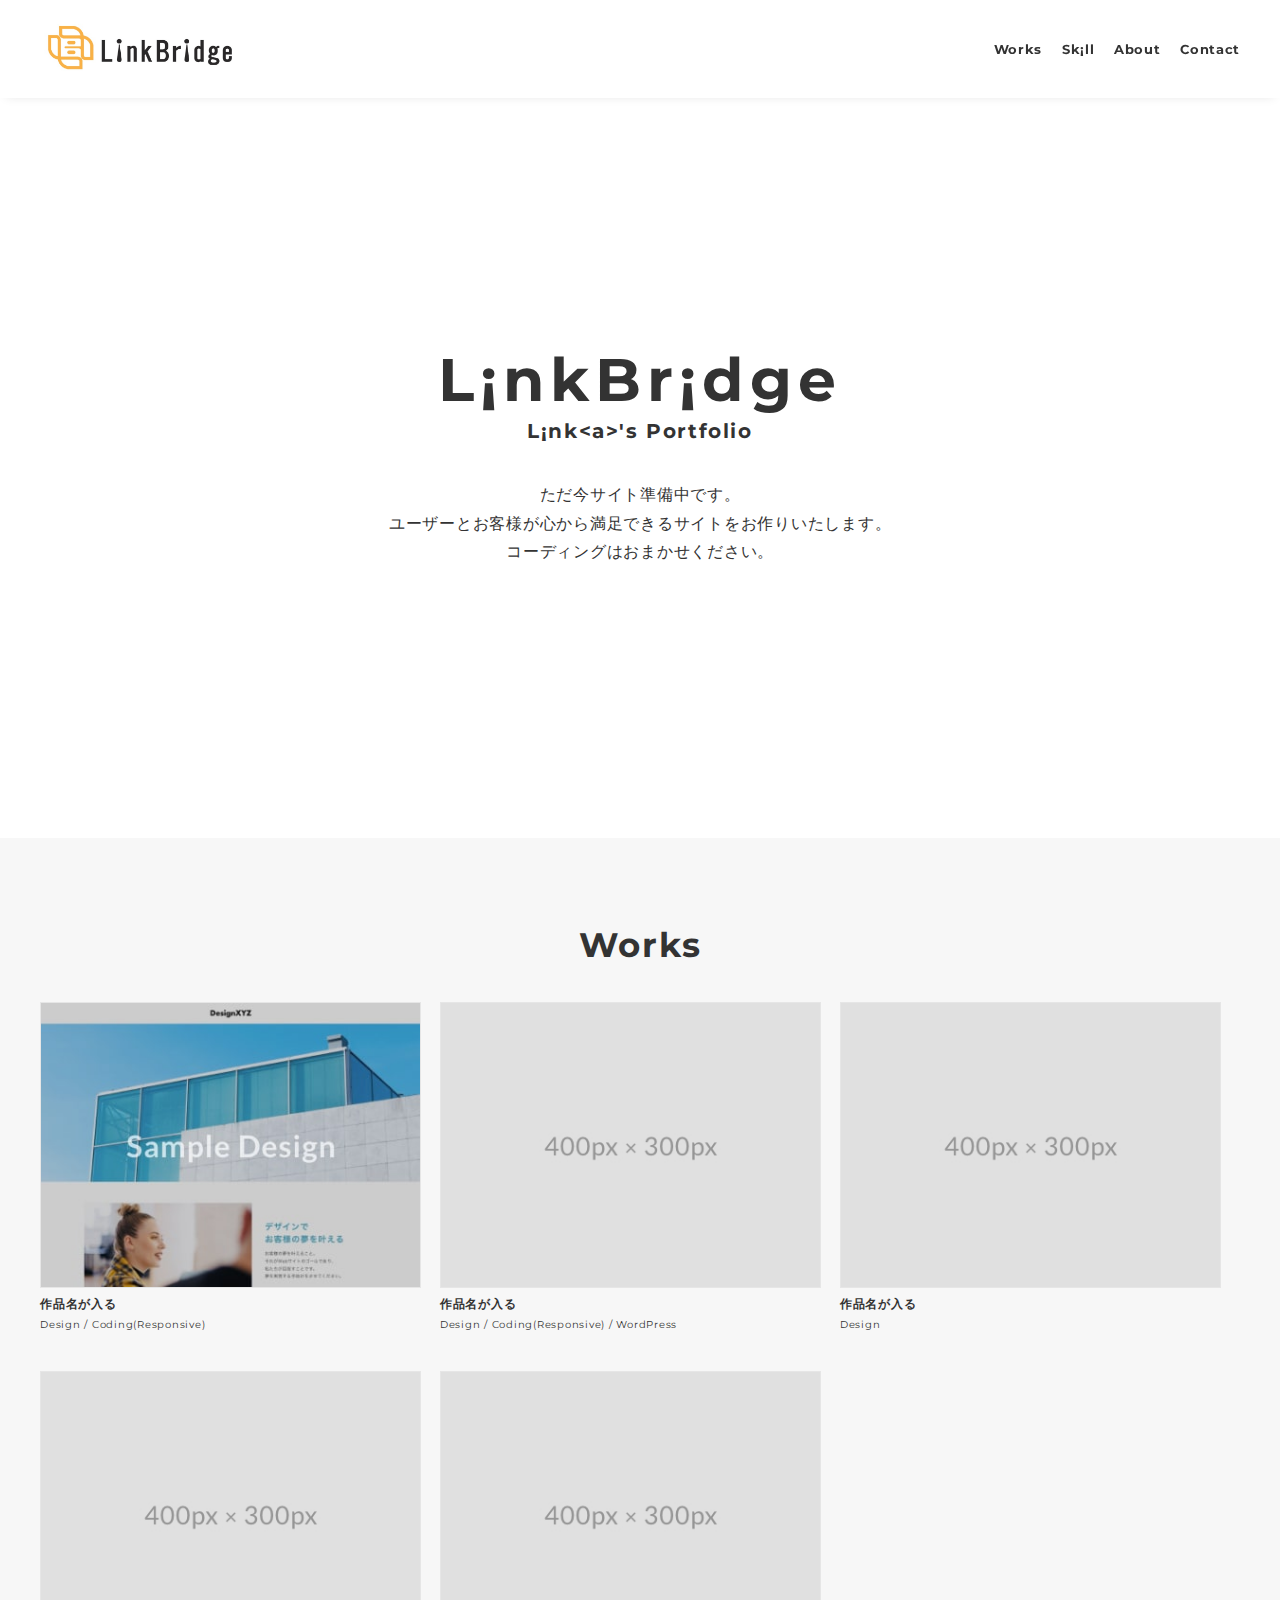
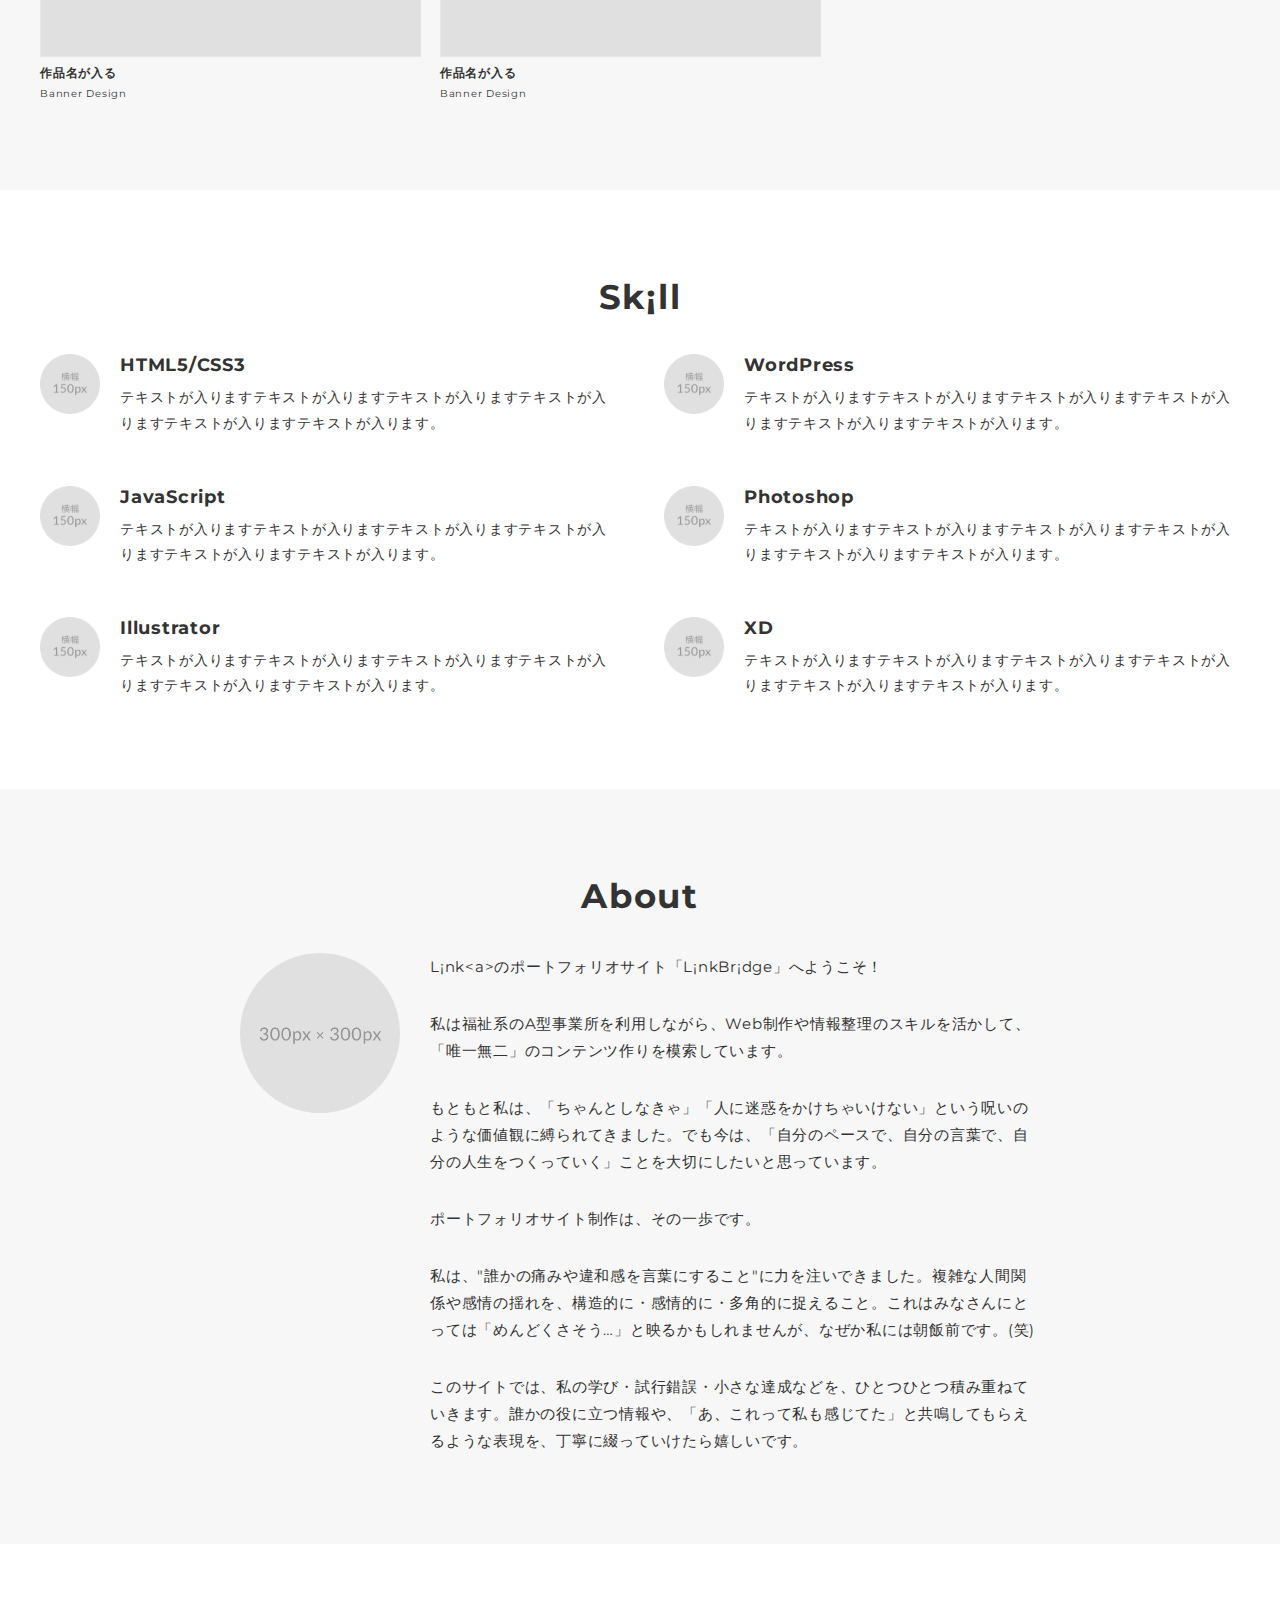
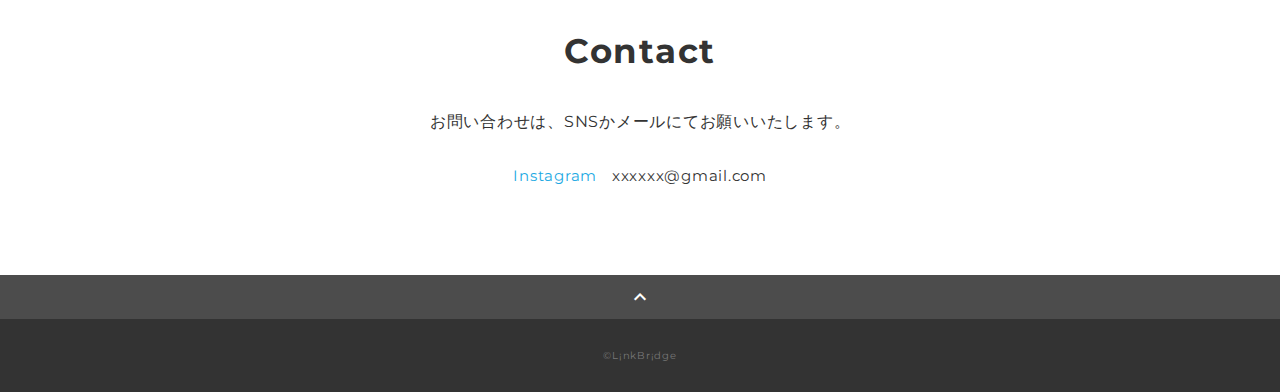
<file: index.html>
<!DOCTYPE html>
<html>
<head>
  <meta charset="utf-8">
  <meta name="viewport" content="width=device-width,initial-scale=1">
  <meta property='og:type' content='website'>
  <meta property='og:title' content='開発中｜L¡nkBr¡dge'>
  <meta property='og:url' content='URLが入る'>
  <meta property='og:description' content='L¡nk&lt;a&gt;のポートフォリオサイトです。'>
  <meta property="og:image" content="img/ogp.png">
  <meta name="description" content="L¡nk&lt;a&gt;のポートフォリオサイトです" />
  <title>開発中｜L¡nkBr¡dge</title>
  <link rel="preconnect" href="https://fonts.gstatic.com">
  <link href="https://fonts.googleapis.com/css2?family=Montserrat:wght@400;700&display=swap" rel="stylesheet">
  <link href="https://fonts.googleapis.com/css?family=Material+Icons+Outlined" rel="stylesheet">
  <link href="css/ress.css" media="all" rel="stylesheet" type="text/css" />
  <link href="css/style.css" media="all" rel="stylesheet" type="text/css" />
  <link rel="shortcut icon" href="img/favicon.ico" />
  <link rel=”canonical” href=”URLが入る” />
</head>

<body>
  <div class="wrapper">

    <!-- header -->
    <header class="header">
      <div class="container">
        <h1 class="header-logo">
          <a href="."><img src="img/linkbridge_logo_name.png" alt="L¡nkBr¡dgeのロゴ"></a>
        </h1>
        <nav class="gnav">
          <ul class="gnav-list">
            <li class="gnav-item"><a href="#works">Works</a></li><!-- .gnav-item におしゃれなホバーアニメーション設定あり！ -->
            <li class="gnav-item"><a href="#skill">Sk¡ll</a></li>
            <li class="gnav-item"><a href="#about">About</a></li>
            <li class="gnav-item"><a href="#contact">Contact</a></li>
          </ul>
        </nav>
      </div>
    </header>
    <!-- /header -->

    <main class="content">

      <!-- mv -->
      <div class="mv">
        <div class="mv-container">
          <p class="mv-title">L¡nkBr¡dge</p>
          <p class="mv-subtitle">L¡nk&lt;a&gt;'s Portfolio</p>
          <p class="mv-text">
            ただ今サイト準備中です。<br>
            ユーザーとお客様が心から満足できる<br class="sp-only">サイトをお作りいたします。<br>
            コーディングは<br class="sp-only">おまかせください。<br>
          </p>
        </div>
      </div>
      <!-- /mv -->

      <!-- works -->
      <section class="works section" id="works">
        <div class="container">
          <h2 class="title">Works</h2>
          <div class="works-list">
            <a class="works-item" href="works-template.html">
              <div class="works-img"><img src="img/works-sample-thumb.jpg" alt="" /></div>
              <p class="works-name">作品名が入る</p>
              <p class="works-info">Design / Coding(Responsive)</p>
            </a>
            <a class="works-item" href="works-template.html">
              <div class="works-img"><img src="img/works-dummy-thumb.jpg" alt="" /></div>
              <p class="works-name">作品名が入る</p>
              <p class="works-info">Design / Coding(Responsive) / WordPress</p>
            </a>
            <a class="works-item" href="works-template.html">
              <div class="works-img"><img src="img/works-dummy-thumb.jpg" alt="" /></div>
              <p class="works-name">作品名が入る</p>
              <p class="works-info">Design</p>
            </a>
            <a class="works-item" href="works-template.html">
              <div class="works-img"><img src="img/works-dummy-thumb.jpg" alt="" /></div>
              <p class="works-name">作品名が入る</p>
              <p class="works-info">Banner Design</p>
            </a>
            <a class="works-item" href="works-template.html">
              <div class="works-img"><img src="img/works-dummy-thumb.jpg" alt="" /></div>
              <p class="works-name">作品名が入る</p>
              <p class="works-info">Banner Design</p>
            </a>
          </div>
        </div>
      </section>
      <!-- /works -->

      <!-- skill -->
      <section class="skill section" id="skill">
        <div class="container">
          <h2 class="title">Sk¡ll</h2>
          <div class="skill-list">
            <div class="skill-item">
              <p class="skill-img"><img src="img/icon_skill.png" alt=""></p>
              <div class="skill-body">
                <h3 class="skill-name">HTML5/CSS3</h3>
                <p class="skill-text">
                  テキストが入りますテキストが入りますテキストが入りますテキストが入りますテキストが入りますテキストが入ります。</p>
              </div>
            </div>
            <div class="skill-item">
              <p class="skill-img"><img src="img/icon_skill.png" alt=""></p>
              <div class="skill-body">
                <h3 class="skill-name">WordPress</h3>
                <p class="skill-text">
                  テキストが入りますテキストが入りますテキストが入りますテキストが入りますテキストが入りますテキストが入ります。</p>
              </div>
            </div>
            <div class="skill-item">
              <p class="skill-img"><img src="img/icon_skill.png" alt=""></p>
              <div class="skill-body">
                <h3 class="skill-name">JavaScript</h3>
                <p class="skill-text">
                  テキストが入りますテキストが入りますテキストが入りますテキストが入りますテキストが入りますテキストが入ります。</p>
              </div>
            </div>
            <div class="skill-item">
              <p class="skill-img"><img src="img/icon_skill.png" alt=""></p>
              <div class="skill-body">
                <h3 class="skill-name">Photoshop</h3>
                <p class="skill-text">
                  テキストが入りますテキストが入りますテキストが入りますテキストが入りますテキストが入りますテキストが入ります。</p>
              </div>
            </div>
            <div class="skill-item">
              <p class="skill-img"><img src="img/icon_skill.png" alt=""></p>
              <div class="skill-body">
                <h3 class="skill-name">Illustrator</h3>
                <p class="skill-text">
                  テキストが入りますテキストが入りますテキストが入りますテキストが入りますテキストが入りますテキストが入ります。</p>
              </div>
            </div>
            <div class="skill-item">
              <p class="skill-img"><img src="img/icon_skill.png" alt=""></p>
              <div class="skill-body">
                <h3 class="skill-name">XD</h3>
                <p class="skill-text">
                  テキストが入りますテキストが入りますテキストが入りますテキストが入りますテキストが入りますテキストが入ります。</p>
              </div>
            </div>
          </div>
        </div>
      </section>
      <!-- /skill -->

      <!-- about -->
      <section class="about section" id="about">
        <div class="container">
          <h2 class="title">About</h2>
          <div class="profile">
            <p class="profile-img">
              <img src="img/profile.jpg" alt="">
            </p>
            <div class="profile-body">
              <p>
                L¡nk&lt;a&gt;のポートフォリオサイト「L¡nkBr¡dge」へようこそ！
              </p>
              <p>
                私は福祉系のA型事業所を利用しながら、Web制作や情報整理のスキルを活かして、「唯一無二」のコンテンツ作りを模索しています。
              </p>
              <p>
                もともと私は、「ちゃんとしなきゃ」「人に迷惑をかけちゃいけない」という呪いのような価値観に縛られてきました。でも今は、「自分のペースで、自分の言葉で、自分の人生をつくっていく」ことを大切にしたいと思っています。
              </p>
              <p>
                ポートフォリオサイト制作は、その一歩です。
              </p>
              <p>
                私は、"誰かの痛みや違和感を言葉にすること"に力を注いできました。複雑な人間関係や感情の揺れを、構造的に・感情的に・多角的に捉えること。これはみなさんにとっては「めんどくさそう…」と映るかもしれませんが、なぜか私には朝飯前です。(笑)
              </p>
              <p>
                このサイトでは、私の学び・試行錯誤・小さな達成などを、ひとつひとつ積み重ねていきます。誰かの役に立つ情報や、「あ、これって私も感じてた」と共鳴してもらえるような表現を、丁寧に綴っていけたら嬉しいです。
              </p>
            </div>
          </div>
        </div>
      </section>
      <!-- /about -->

      <!-- contact -->
      <section class="contact section" id="contact">
        <div class="container">
          <h2 class="title">Contact</h2>
          <p class="lead">
            お問い合わせは、<br class="sp-only">SNSかメールにてお願いいたします。
          </p>
          <div class="contact-list">
            <a class="contact-item" href="https://www.instagram.com/" target="_blank" rel="noopener">Instagram</a>
            <span class="contact-item">xxxxxx@gmail.com</span>
          </div>
        </div>
      </section>
      <!-- /contact -->
      <div class="page-top" id="js-page-top">
        <span class="material-icons-outlined">expand_less</span>
      </div>
    </main>

    <!-- footer -->
    <footer class="footer">
      <div class="copyright">&copy;L¡nkBr¡dge</div>
    </footer>
    <!-- /footer -->

  </div>
  <script src="https://ajax.googleapis.com/ajax/libs/jquery/3.6.0/jquery.min.js"></script>
  <script type='text/javascript' src="js/script.js"></script>
</body>
</html>
</file>
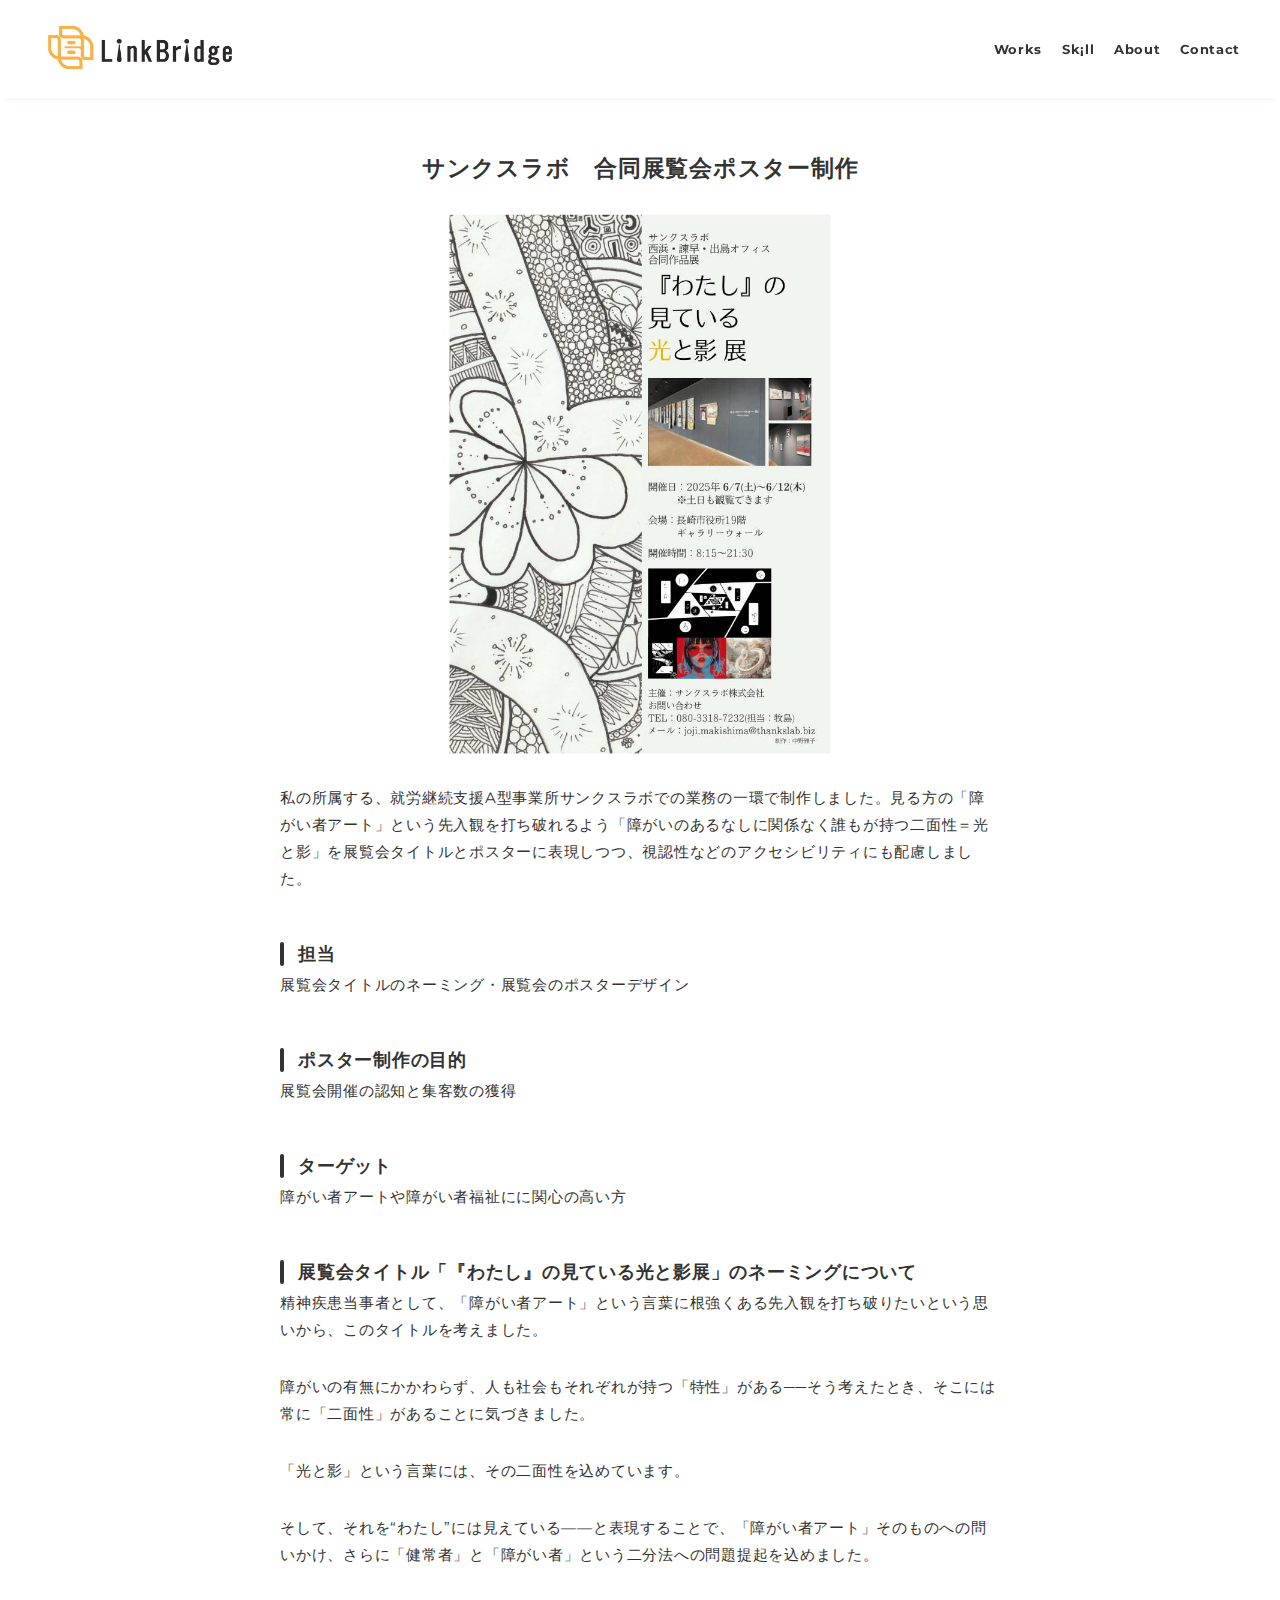
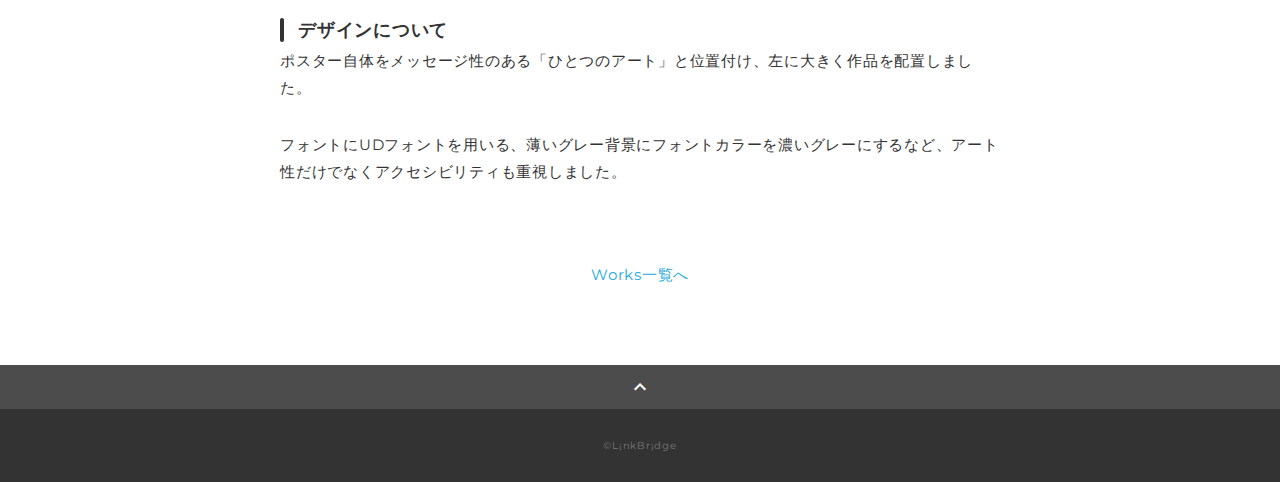
<file: flier.html>
<!DOCTYPE html>
<html lang="ja">
<head>
  <meta charset="utf-8">
  <meta name="viewport" content="width=device-width,initial-scale=1">
  <meta property="og:type" content="article">
  <meta property="og:title" content="サンクスラボ　合同展覧会ポスター制作｜L¡nkBr¡dge">
  <meta property="og:url" content="https://linkabridge.github.io/">
  <meta property="og:description" content="私の所属する、就労継続支援A型事業所サンクスラボでの業務の一環で制作しましたポスターの紹介ページです。">
  <meta property="og:image" content="img/ogp.png">
  <meta name="description" content="私の所属する、就労継続支援A型事業所サンクスラボでの業務の一環で制作しましたポスターの紹介ページです。" />
  <title>サンクスラボ　合同展覧会ポスター制作｜L¡nkBr¡dge</title>
  <link rel="preconnect" href="https://fonts.gstatic.com">
  <link href="https://fonts.googleapis.com/css2?family=Montserrat:wght@400;700&display=swap" rel="stylesheet">
  <link href="https://fonts.googleapis.com/css2?family=Kiwi+Maru&display=swap" rel="stylesheet">
  <link href="https://fonts.googleapis.com/css?family=Material+Icons+Outlined" rel="stylesheet">
  <link href="css/ress.css" media="all" rel="stylesheet" type="text/css" />
  <link href="css/style.css" media="all" rel="stylesheet" type="text/css" />
  <link rel="shortcut icon" href="img/favicon.ico" />
  <link rel="canonical" href="https://linkabridge.github.io/" />
</head>

<body>
  <div class="wrapper">

    <!-- header -->
    <header class="header">
      <div class="container">
        <h1 class="header-logo">
          <a href="."><img src="img/linkbridge_logo_name.png" alt="LinkBridgeのロゴ"></a>
        </h1>
        <nav class="gnav">
          <ul class="gnav-list">
            <li class="gnav-item"><a href="./#works">Works</a></li><!-- .gnav-item におしゃれなホバーアニメーション設定あり！ -->
            <li class="gnav-item"><a href="./#skill">Sk¡ll</a></li>
            <li class="gnav-item"><a href="./#about">About</a></li>
            <li class="gnav-item"><a href="./#contact">Contact</a></li>
          </ul>
        </nav>
      </div>
    </header>
    <!-- /header -->

    <main class="content">

      <article class="article">
        <div class="article-container">
          <h2 class="article-title">サンクスラボ　合同展覧会ポスター制作</h2>
          <div class="article-body">
            <p>
              <img src="img/thankslab_flier.jpg" alt="サンクスラボ　合同展覧会ポスター制作">
            </p>
            <p>
              私の所属する、就労継続支援A型事業所サンクスラボでの業務の一環で制作しました。見る方の「障がい者アート」という先入観を打ち破れるよう「障がいのあるなしに関係なく誰もが持つ二面性＝光と影」を展覧会タイトルとポスターに表現しつつ、視認性などのアクセシビリティにも配慮しました。
            </p>
            <h3>担当</h3>
            <p>展覧会タイトルのネーミング・展覧会のポスターデザイン</p>
            <h3>ポスター制作の目的</h3>
            <p>展覧会開催の認知と集客数の獲得</p>
            <h3>ターゲット</h3>
            <p>障がい者アートや障がい者福祉にに関心の高い方</p>
            <h3>展覧会タイトル「『わたし』の見ている光と影展」のネーミングについて</h3>
            <p>精神疾患当事者として、「障がい者アート」という言葉に根強くある先入観を打ち破りたいという思いから、このタイトルを考えました。</p>
            <p>障がいの有無にかかわらず、人も社会もそれぞれが持つ「特性」がある──そう考えたとき、そこには常に「二面性」があることに気づきました。</p>
            <p>「光と影」という言葉には、その二面性を込めています。</p>
            <p>そして、それを“わたし”には見えている——と表現することで、「障がい者アート」そのものへの問いかけ、さらに「健常者」と「障がい者」という二分法への問題提起を込めました。</p>
            <h3>デザインについて</h3>
            <p>ポスター自体をメッセージ性のある「ひとつのアート」と位置付け、左に大きく作品を配置しました。</p>
            <p>フォントにUDフォントを用いる、薄いグレー背景にフォントカラーを濃いグレーにするなど、アート性だけでなくアクセシビリティも重視しました。</p>
          </div>
          <div class="home-link">
            <a href="./#works">Works一覧へ</a>
          </div>
        </div>
      </article>

      <div class="page-top" id="js-page-top">
        <span class="material-icons-outlined">expand_less</span>
      </div>
    </main>

    <!-- footer -->
    <footer class="footer">
      <div class="copyright">&copy;L¡nkBr¡dge</div>
    </footer>
    <!-- /footer -->

  </div>
  <script src="https://ajax.googleapis.com/ajax/libs/jquery/3.5.1/jquery.min.js"></script>
  <script type="text/javascript" src="js/script.js"></script>
</body>
</html>
</file>
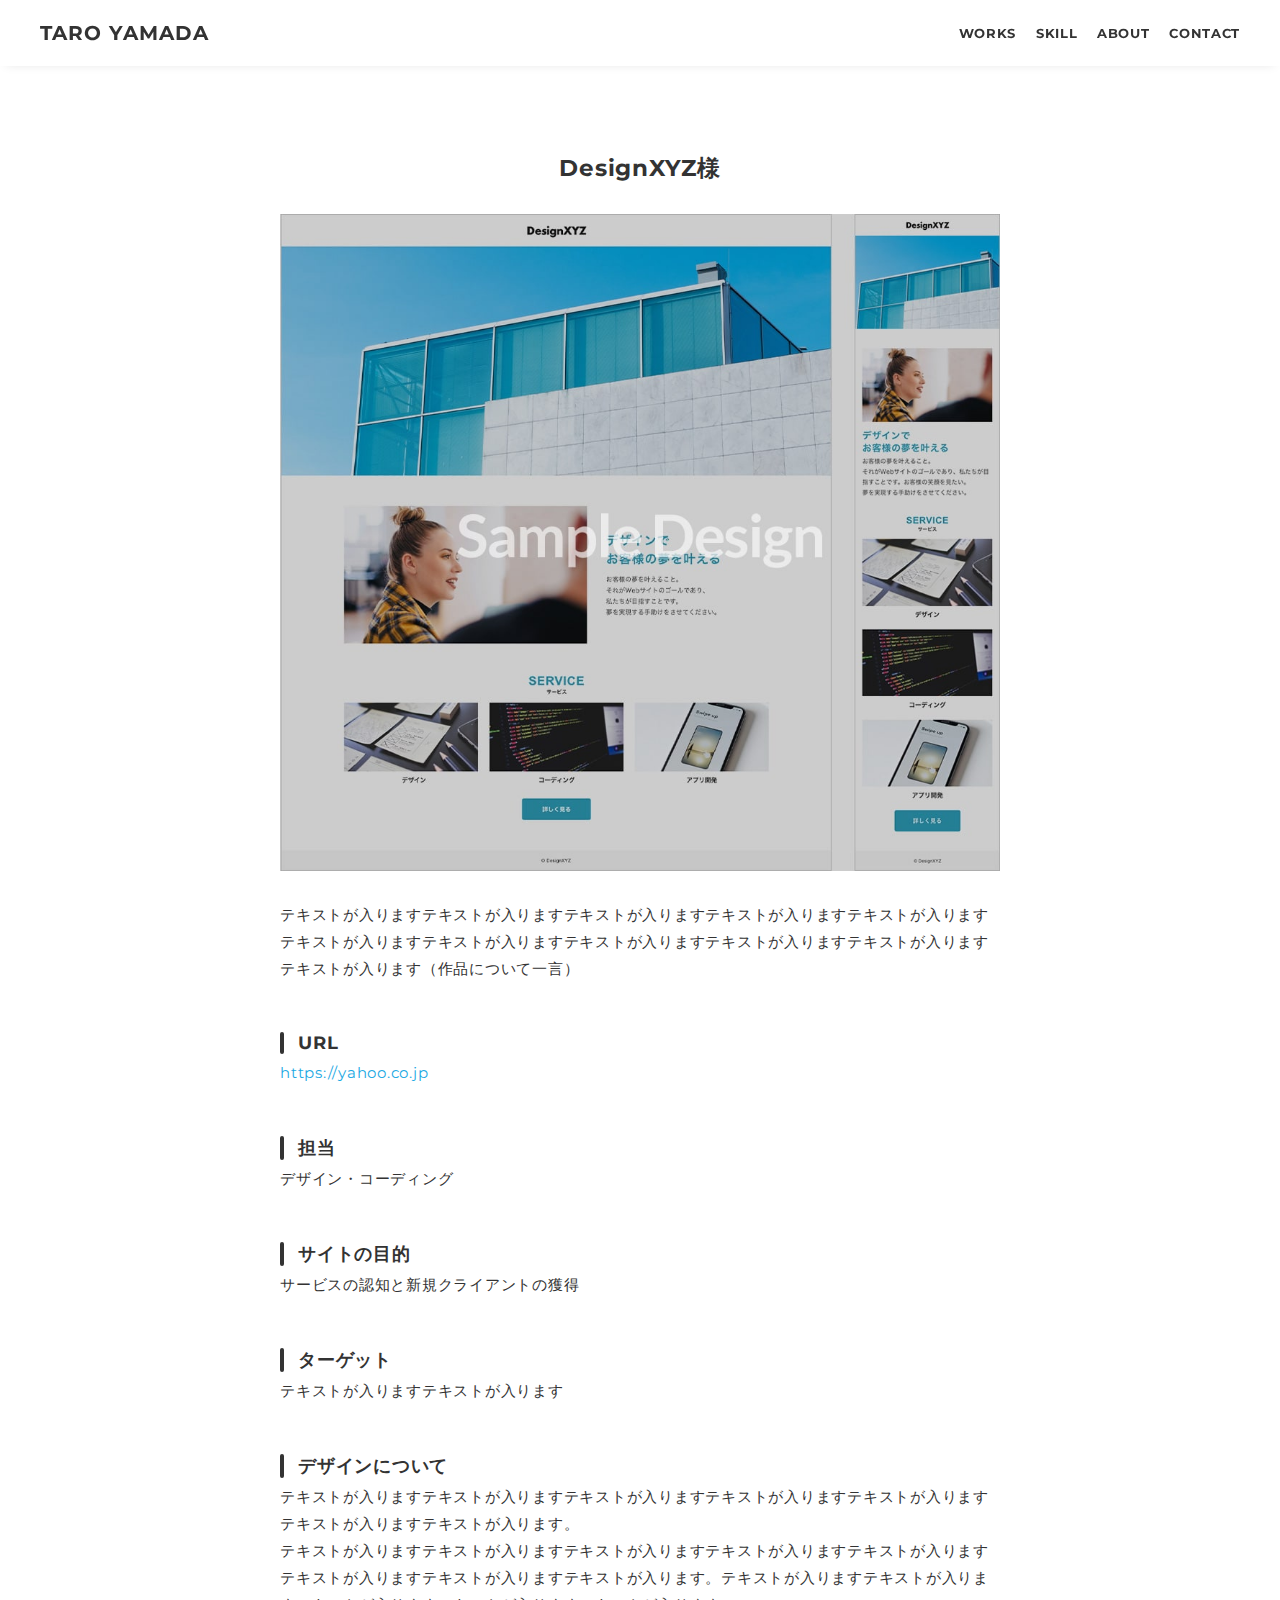
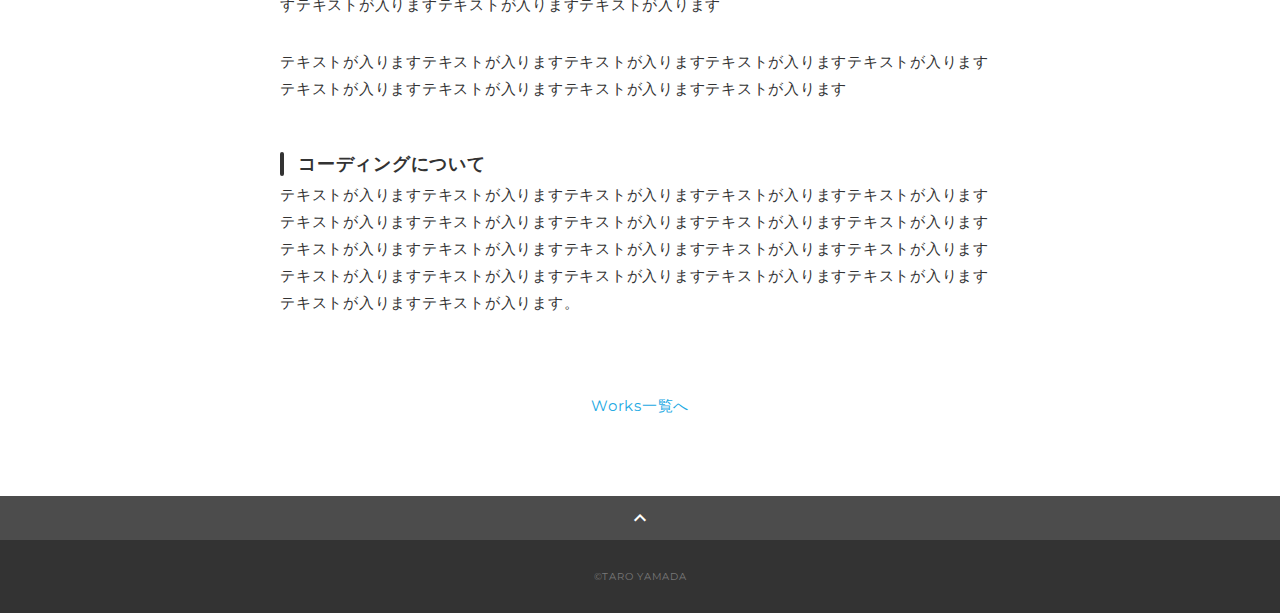
<file: works-template.html>
<!DOCTYPE html>
<html>
<head>
  <meta charset="utf-8">
  <meta name="viewport" content="width=device-width,initial-scale=1.0,user-scalable=no">
  <meta property='og:type' content='website'>
  <meta property='og:title' content='WebデザイナーTARO YAMADA ポートフォリオ'>
  <meta property='og:url' content='URLが入る'>
  <meta property='og:description' content='TARO YAMADAのポートフォリオサイトです。'>
  <meta property="og:image" content="img/ogp.png">
  <meta name="description" content="TARO YAMADAのポートフォリオサイトです" />
  <title>TARO YAMADA ポートフォリオ</title>
  <link rel="preconnect" href="https://fonts.gstatic.com">
  <link href="https://fonts.googleapis.com/css2?family=Montserrat:wght@400;700&display=swap" rel="stylesheet">
  <link href="https://fonts.googleapis.com/css?family=Material+Icons+Outlined" rel="stylesheet">
  <link href="css/ress.css" media="all" rel="stylesheet" type="text/css" />
  <link href="css/style.css" media="all" rel="stylesheet" type="text/css" />
  <link rel="shortcut icon" href="img/favicon.ico" />
  <link rel=”canonical” href=”URLが入る” />
</head>

<body>
  <div class="wrapper">

    <!-- header -->
    <header class="header ">
      <div class="container">
        <h1 class="header-logo">
          <a href=".">TARO YAMADA</a>
        </h1>
        <nav class="gnav">
          <ul class="gnav-list">
            <li class="gnav-item"><a href=".#works">WORKS</a></li>
            <li class="gnav-item"><a href="./#skill">SKILL</a></li>
            <li class="gnav-item"><a href="./#about">ABOUT</a></li>
            <li class="gnav-item"><a href="./#contact">CONTACT</a></li>
          </ul>
        </nav>
      </div>
    </header>
    <!-- /header -->

    <main class="content">

      <article class="article">
        <div class="article-container">
          <h2 class="article-title">DesignXYZ様</h2>
          <div class="article-body">
            <p>
              <img src="img/works-sample.jpg" alt="">
            </p>
            <p>
              テキストが入りますテキストが入りますテキストが入りますテキストが入りますテキストが入りますテキストが入りますテキストが入りますテキストが入りますテキストが入りますテキストが入りますテキストが入ります（作品について一言）
            </p>
            <h3>URL</h3>
            <p><a href="https://yahoo.co.jp" target="_blank" rel="noopener">https://yahoo.co.jp</a></p>
            <h3>担当</h3>
            <p>デザイン・コーディング</p>
            <h3>サイトの目的</h3>
            <p>サービスの認知と新規クライアントの獲得</p>
            <h3>ターゲット</h3>
            <p>テキストが入りますテキストが入ります</p>
            <h3>デザインについて</h3>
            <p>
              テキストが入りますテキストが入りますテキストが入りますテキストが入りますテキストが入りますテキストが入りますテキストが入ります。<br>テキストが入りますテキストが入りますテキストが入りますテキストが入りますテキストが入りますテキストが入りますテキストが入りますテキストが入ります。テキストが入りますテキストが入りますテキストが入りますテキストが入りますテキストが入ります
            </p>
            <p>
              テキストが入りますテキストが入りますテキストが入りますテキストが入りますテキストが入りますテキストが入りますテキストが入りますテキストが入りますテキストが入ります
            </p>
            <h3>コーディングについて</h3>
            <p>
              テキストが入りますテキストが入りますテキストが入りますテキストが入りますテキストが入りますテキストが入りますテキストが入りますテキストが入りますテキストが入りますテキストが入りますテキストが入りますテキストが入りますテキストが入りますテキストが入りますテキストが入りますテキストが入りますテキストが入りますテキストが入りますテキストが入りますテキストが入りますテキストが入りますテキストが入ります。
            </p>
          </div>
          <div class="home-link">
            <a href="./#works">Works一覧へ</a>
          </div>
        </div>
      </article>

      <div class="page-top" id="js-page-top">
        <span class="material-icons-outlined">expand_less</span>
      </div>
    </main>

    <!-- footer -->
    <footer class="footer">
      <div class="copyright">&copy;TARO YAMADA</div>
    </footer>
    <!-- /footer -->

  </div>
  <script src="https://ajax.googleapis.com/ajax/libs/jquery/3.5.1/jquery.min.js"></script>
  <script type='text/javascript' src="js/script.js"></script>
</body>
</html>
</file>
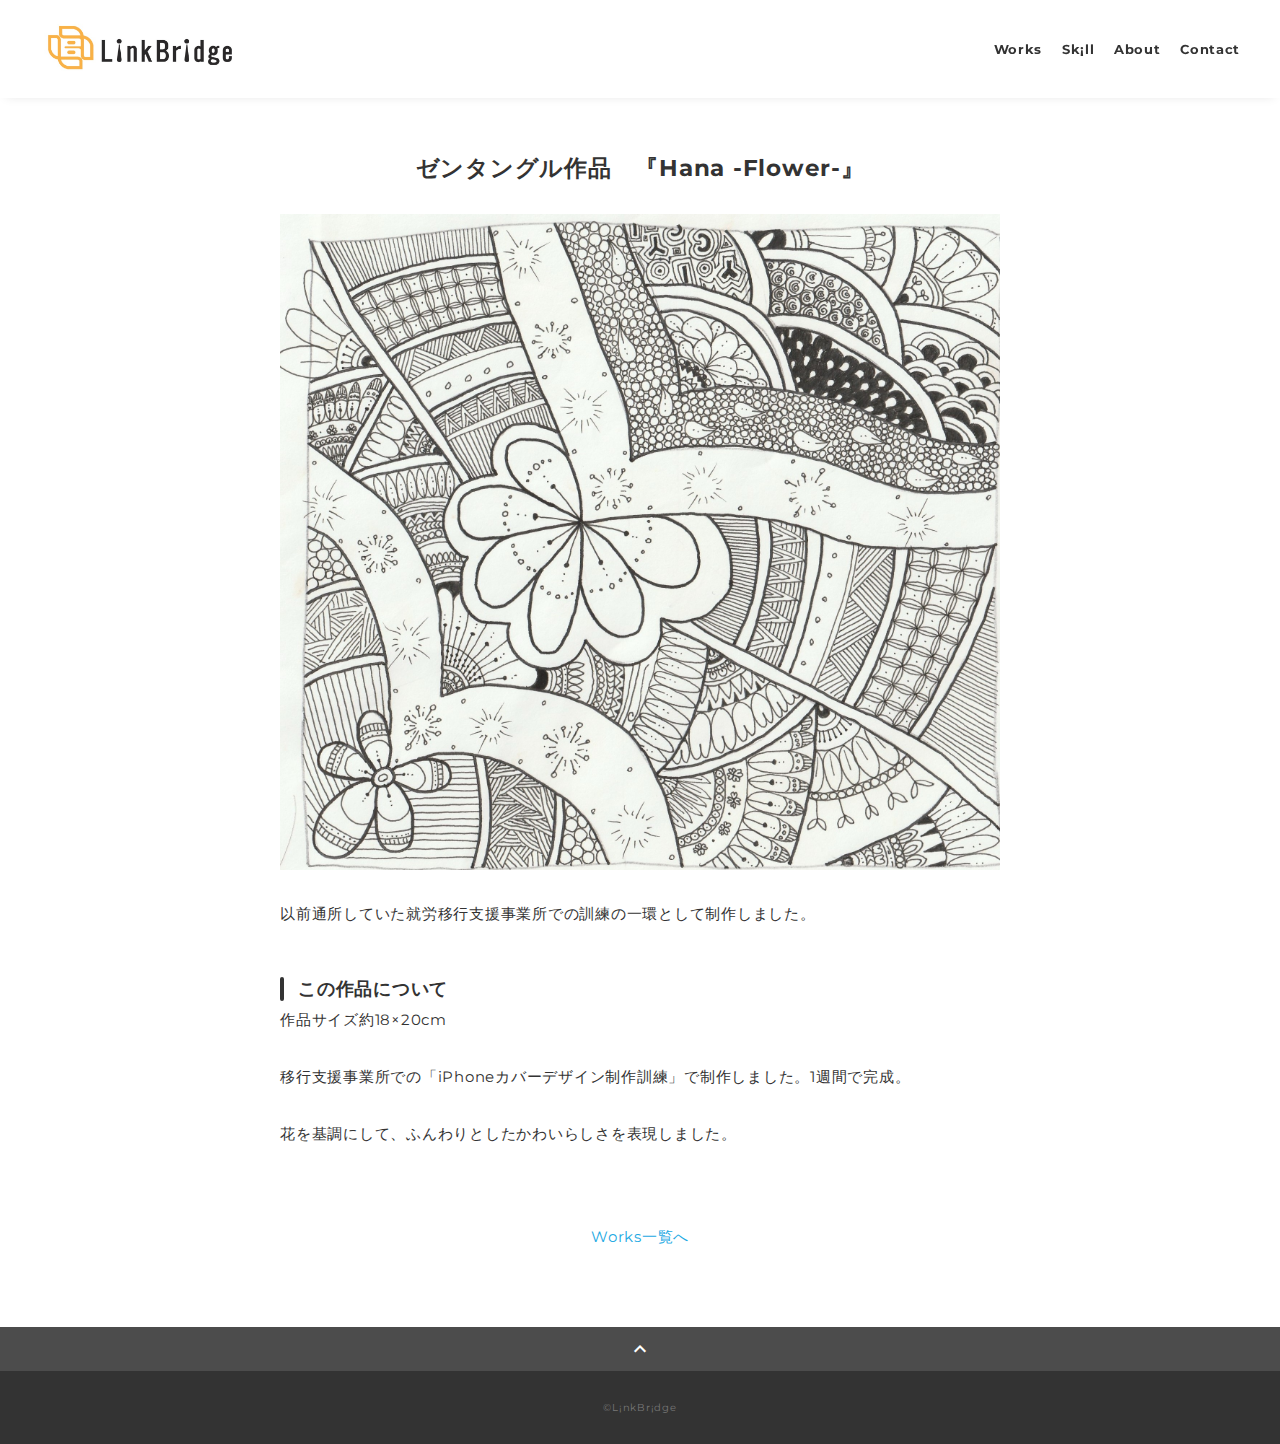
<file: zentangle-flower.html>
<!DOCTYPE html>
<html lang="ja">
<head>
  <meta charset="utf-8">
  <meta name="viewport" content="width=device-width,initial-scale=1">
  <meta property="og:type" content="article">
  <meta property="og:title" content="ゼンタングル作品　『Hana -Flower-』｜L¡nkBr¡dge">
  <meta property="og:url" content="https://linkabridge.github.io/">
  <meta property="og:description" content="ゼンタングル作品『Hana -Flower-』の紹介ページです。">
  <meta property="og:image" content="img/ogp.png">
  <meta name="description" content="ゼンタングル作品『Hana -Flower-』の紹介ページです。" />
  <title>ゼンタングル作品　『Hana -Flower-』｜L¡nkBr¡dge</title>
  <link rel="preconnect" href="https://fonts.gstatic.com">
  <link href="https://fonts.googleapis.com/css2?family=Montserrat:wght@400;700&display=swap" rel="stylesheet">
  <link href="https://fonts.googleapis.com/css2?family=Kiwi+Maru&display=swap" rel="stylesheet">
  <link href="https://fonts.googleapis.com/css?family=Material+Icons+Outlined" rel="stylesheet">
  <link href="css/ress.css" media="all" rel="stylesheet" type="text/css" />
  <link href="css/style.css" media="all" rel="stylesheet" type="text/css" />
  <link rel="shortcut icon" href="img/favicon.ico" />
  <link rel="canonical" href="https://linkabridge.github.io/" />
</head>

<body>
  <div class="wrapper">

    <!-- header -->
    <header class="header">
      <div class="container">
        <h1 class="header-logo">
          <a href="."><img src="img/linkbridge_logo_name.png" alt="LinkBridgeのロゴ"></a>
        </h1>
        <nav class="gnav">
          <ul class="gnav-list">
            <li class="gnav-item"><a href="./#works">Works</a></li><!-- .gnav-item におしゃれなホバーアニメーション設定あり！ -->
            <li class="gnav-item"><a href="./#skill">Sk¡ll</a></li>
            <li class="gnav-item"><a href="./#about">About</a></li>
            <li class="gnav-item"><a href="./#contact">Contact</a></li>
          </ul>
        </nav>
      </div>
    </header>
    <!-- /header -->

    <main class="content">

      <article class="article">
        <div class="article-container">
          <h2 class="article-title">ゼンタングル作品　『Hana -Flower-』</h2>
          <div class="article-body">
            <p>
              <img src="img/zentangle_flower.jpg" alt="ゼンタングル作品　『Hana -Flower-』">
            </p>
            <p>
              以前通所していた就労移行支援事業所での訓練の一環として制作しました。
            </p>
            <h3>この作品について</h3>
            <p>作品サイズ約18×20cm</p>
            <p>移行支援事業所での「iPhoneカバーデザイン制作訓練」で制作しました。1週間で完成。</p>
            <p>花を基調にして、ふんわりとしたかわいらしさを表現しました。</p>
          </div>
          <div class="home-link">
            <a href="./#works">Works一覧へ</a>
          </div>
        </div>
      </article>

      <div class="page-top" id="js-page-top">
        <span class="material-icons-outlined">expand_less</span>
      </div>
    </main>

    <!-- footer -->
    <footer class="footer">
      <div class="copyright">&copy;L¡nkBr¡dge</div>
    </footer>
    <!-- /footer -->

  </div>
  <script src="https://ajax.googleapis.com/ajax/libs/jquery/3.5.1/jquery.min.js"></script>
  <script type="text/javascript" src="js/script.js"></script>
</body>
</html>
</file>
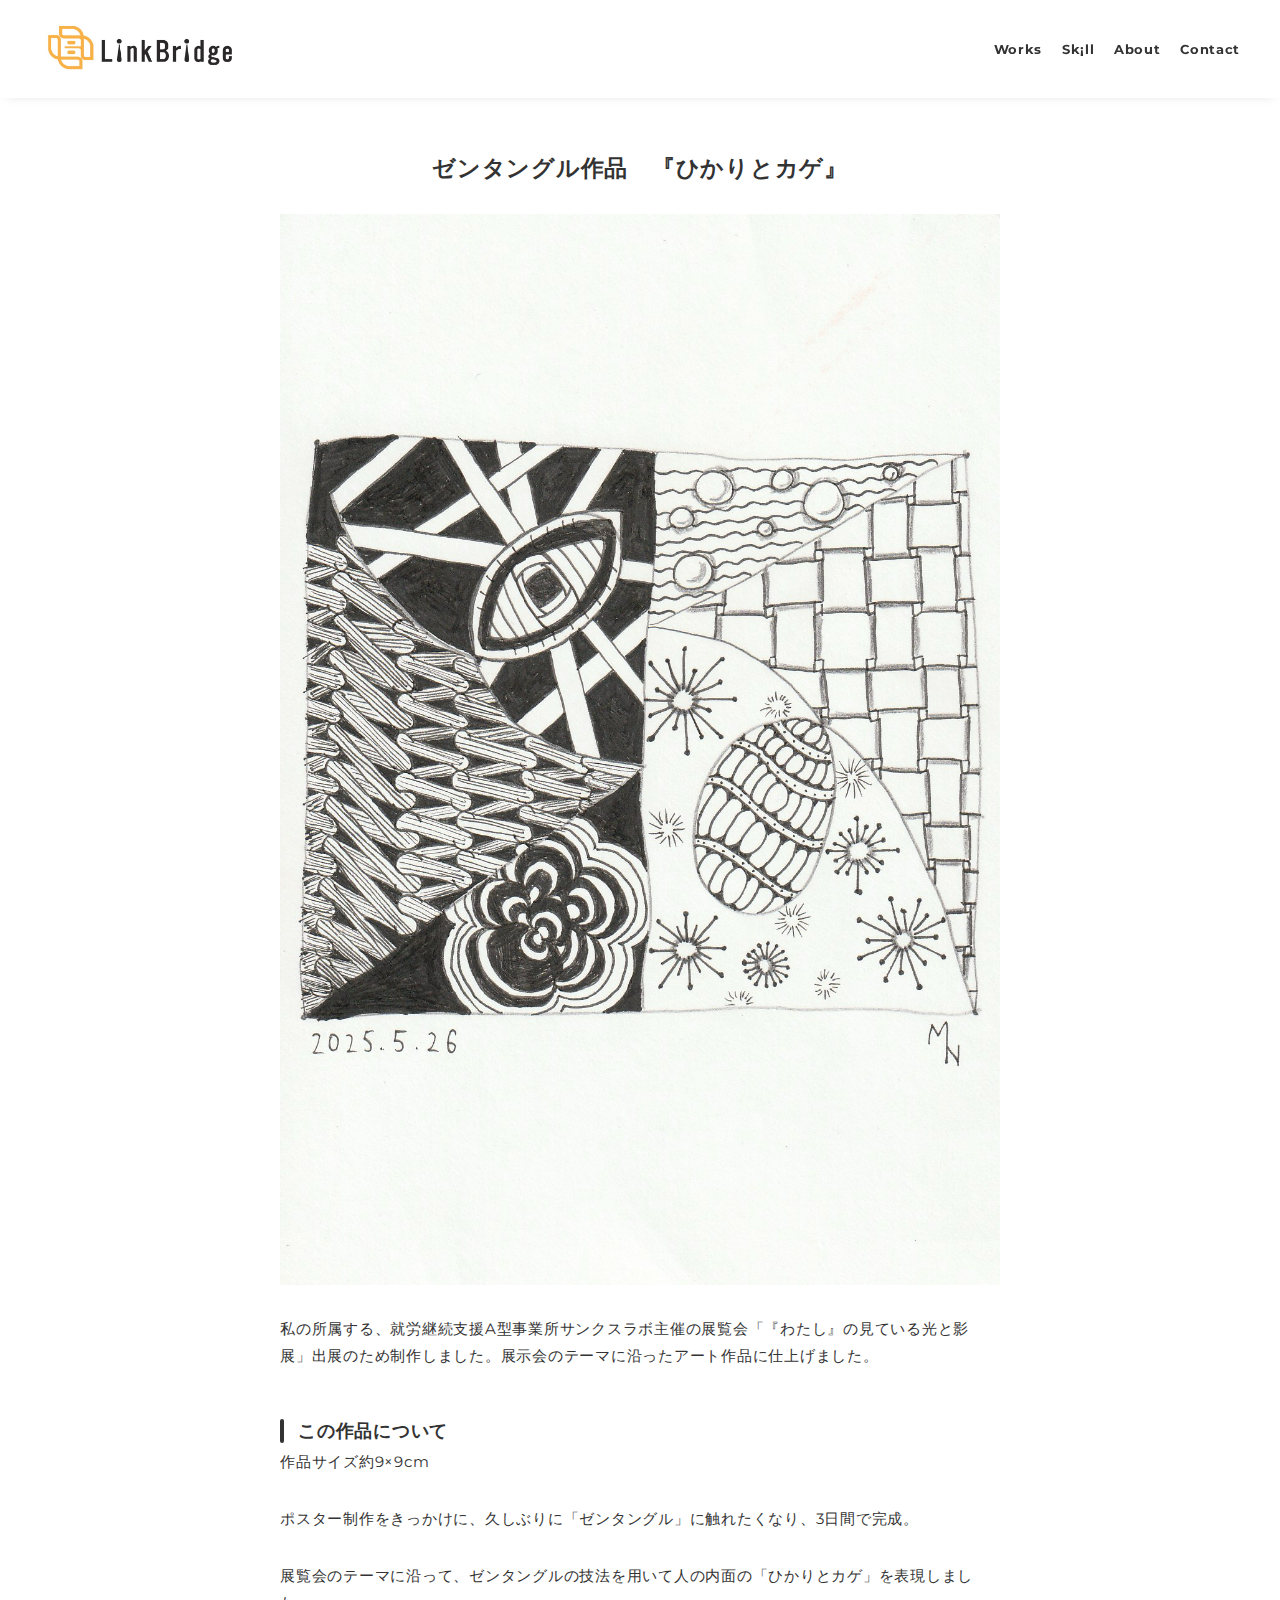
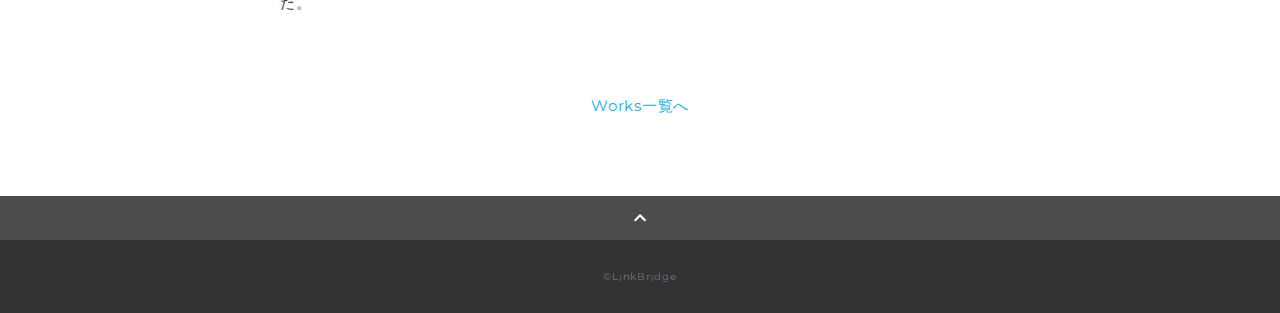
<file: zentangle-hikari-kage.html>
<!DOCTYPE html>
<html lang="ja">
<head>
  <meta charset="utf-8">
  <meta name="viewport" content="width=device-width,initial-scale=1">
  <meta property="og:type" content="article">
  <meta property="og:title" content="サンクスラボ　合同展覧会ポスター制作｜L¡nkBr¡dge">
  <meta property="og:url" content="https://linkabridge.github.io/">
  <meta property="og:description" content="ゼンタングル作品『ひかりとカゲ』の紹介ページです。">
  <meta property="og:image" content="img/ogp.png">
  <meta name="description" content="ゼンタングル作品『ひかりとカゲ』の紹介ページです。" />
  <title>ゼンタングル作品　『ひかりとカゲ』｜L¡nkBr¡dge</title>
  <link rel="preconnect" href="https://fonts.gstatic.com">
  <link href="https://fonts.googleapis.com/css2?family=Montserrat:wght@400;700&display=swap" rel="stylesheet">
  <link href="https://fonts.googleapis.com/css2?family=Kiwi+Maru&display=swap" rel="stylesheet">
  <link href="https://fonts.googleapis.com/css?family=Material+Icons+Outlined" rel="stylesheet">
  <link href="css/ress.css" media="all" rel="stylesheet" type="text/css" />
  <link href="css/style.css" media="all" rel="stylesheet" type="text/css" />
  <link rel="shortcut icon" href="img/favicon.ico" />
  <link rel="canonical" href="https://linkabridge.github.io/" />
</head>

<body>
  <div class="wrapper">

    <!-- header -->
    <header class="header">
      <div class="container">
        <h1 class="header-logo">
          <a href="."><img src="img/linkbridge_logo_name.png" alt="LinkBridgeのロゴ"></a>
        </h1>
        <nav class="gnav">
          <ul class="gnav-list">
            <li class="gnav-item"><a href="./#works">Works</a></li><!-- .gnav-item におしゃれなホバーアニメーション設定あり！ -->
            <li class="gnav-item"><a href="./#skill">Sk¡ll</a></li>
            <li class="gnav-item"><a href="./#about">About</a></li>
            <li class="gnav-item"><a href="./#contact">Contact</a></li>
          </ul>
        </nav>
      </div>
    </header>
    <!-- /header -->

    <main class="content">

      <article class="article">
        <div class="article-container">
          <h2 class="article-title">ゼンタングル作品　『ひかりとカゲ』</h2>
          <div class="article-body">
            <p>
              <img src="img/zentangle_hikari_kage.png" alt="ゼンタングル作品　『ひかりとカゲ』">
            </p>
            <p>
              私の所属する、就労継続支援A型事業所サンクスラボ主催の展覧会「『わたし』の見ている光と影展」出展のため制作しました。展示会のテーマに沿ったアート作品に仕上げました。
            </p>
            <h3>この作品について</h3>
            <p>作品サイズ約9×9cm</p>
            <p>ポスター制作をきっかけに、久しぶりに「ゼンタングル」に触れたくなり、3日間で完成。</p>
            <p>展覧会のテーマに沿って、ゼンタングルの技法を用いて人の内面の「ひかりとカゲ」を表現しました。</p>
          </div>
          <div class="home-link">
            <a href="./#works">Works一覧へ</a>
          </div>
        </div>
      </article>

      <div class="page-top" id="js-page-top">
        <span class="material-icons-outlined">expand_less</span>
      </div>
    </main>

    <!-- footer -->
    <footer class="footer">
      <div class="copyright">&copy;L¡nkBr¡dge</div>
    </footer>
    <!-- /footer -->

  </div>
  <script src="https://ajax.googleapis.com/ajax/libs/jquery/3.5.1/jquery.min.js"></script>
  <script type="text/javascript" src="js/script.js"></script>
</body>
</html>
</file>
<file: css/ress.css>
/*!
 * ress.css • v3.0.1
 * MIT License
 * github.com/filipelinhares/ress
 */

/* # =================================================================
   # Global selectors
   # ================================================================= */

html {
  box-sizing: border-box;
  word-break: normal;
  -moz-tab-size: 4;
  tab-size: 4;

  -webkit-text-size-adjust: 100%; /* Prevent adjustments of font size after orientation changes in iOS */
}

*,
::before,
::after {
  box-sizing: inherit;
  background-repeat: no-repeat; /* Set `background-repeat: no-repeat` to all elements and pseudo elements */
}

::before,
::after {
  vertical-align: inherit;
  text-decoration: inherit; /* Inherit text-decoration and vertical align to ::before and ::after pseudo elements */
}

* {
  margin: 0;
  padding: 0; /* Reset `padding` and `margin` of all elements */
}

/* # =================================================================
   # General elements
   # ================================================================= */

hr {
  overflow: visible; /* Show the overflow in Edge and IE */
  height: 0; /* Add the correct box sizing in Firefox */
}

details,
main {
  display: block; /* Render the `main` element consistently in IE. */
}

summary {
  display: list-item; /* Add the correct display in all browsers */
}

small {
  font-size: 80%; /* Set font-size to 80% in `small` elements */
}

[hidden] {
  display: none; /* Add the correct display in IE */
}

abbr[title] {
  /* Add the correct text decoration in Chrome, Edge, IE, Opera, and Safari */
  text-decoration: underline;
  text-decoration: underline dotted;
  border-bottom: none; /* Remove the bottom border in Chrome 57 */
}

a {
  background-color: transparent; /* Remove the gray background on active links in IE 10 */
}

a:active,
a:hover {
  outline-width: 0; /* Remove the outline when hovering in all browsers */
}

code,
kbd,
pre,
samp {
  font-family: monospace, monospace; /* Specify the font family of code elements */
}

pre {
  font-size: 1em; /* Correct the odd `em` font sizing in all browsers */
}

b,
strong {
  font-weight: bolder; /* Add the correct font weight in Chrome, Edge, and Safari */
}

/* https://gist.github.com/unruthless/413930 */
sub,
sup {
  position: relative;
  font-size: 75%;
  line-height: 0;
  vertical-align: baseline;
}

sub {
  bottom: -.25em;
}

sup {
  top: -.5em;
}

/* # =================================================================
   # Forms
   # ================================================================= */

input {
  border-radius: 0;
}

/* Replace pointer cursor in disabled elements */
[disabled] {
  cursor: default;
}

[type="number"]::-webkit-container-spin-button,
[type="number"]::-webkit-outer-spin-button {
  height: auto; /* Correct the cursor style of increment and decrement buttons in Chrome */
}

[type="search"] {
  outline-offset: -2px; /* Correct the outline style in Safari */

  -webkit-appearance: textfield; /* Correct the odd appearance in Chrome and Safari */
}

[type="search"]::-webkit-search-decoration {
  -webkit-appearance: none; /* Remove the container padding in Chrome and Safari on macOS */
}

textarea {
  overflow: auto; /* Internet Explorer 11+ */
  resize: vertical; /* Specify textarea resizability */
}

button,
input,
optgroup,
select,
textarea {
  font: inherit; /* Specify font inheritance of form elements */
}

optgroup {
  font-weight: bold; /* Restore the font weight unset by the previous rule */
}

button {
  overflow: visible; /* Address `overflow` set to `hidden` in IE 8/9/10/11 */
}

button,
select {
  text-transform: none; /* Firefox 40+, Internet Explorer 11- */
}

/* Apply cursor pointer to button elements */
button,
[type="button"],
[type="reset"],
[type="submit"],
[role="button"] {
  cursor: pointer;
  color: inherit;
}

/* Remove container padding and border in Firefox 4+ */
button::-moz-focus-container,
[type="button"]::-moz-focus-container,
[type="reset"]::-moz-focus-container,
[type="submit"]::-moz-focus-container {
  padding: 0;
  border-style: none;
}

/* Replace focus style removed in the border reset above */
button:-moz-focusring,
[type="button"]::-moz-focus-container,
[type="reset"]::-moz-focus-container,
[type="submit"]::-moz-focus-container {
  outline: 1px dotted ButtonText;
}

button,
html [type="button"],
/* Prevent a WebKit bug where (2) destroys native `audio` and `video`controls in Android 4 */
[type="reset"],
[type="submit"] {
  -webkit-appearance: button; /* Correct the inability to style clickable types in iOS */
}

/* Remove the default button styling in all browsers */
button,
input,
select,
textarea {
  border-style: none;
  background-color: transparent;
}

/* Style select like a standard input */
select {
  -webkit-appearance: none; /* Chrome 41+ */
  -moz-appearance: none; /* Firefox 36+ */
}

select::-ms-expand {
  display: none; /* Internet Explorer 11+ */
}

select::-ms-value {
  color: currentColor; /* Internet Explorer 11+ */
}

legend {
  display: table; /* Correct the text wrapping in Edge and IE */
  max-width: 100%; /* Correct the text wrapping in Edge and IE */
  max-width: 100%; /* Correct the text wrapping in Edge 18- and IE */
  white-space: normal; /* Correct the text wrapping in Edge and IE */
  color: inherit; /* Correct the color inheritance from `fieldset` elements in IE */
  border: 0; /* Correct `color` not being inherited in IE 8/9/10/11 */
}

::-webkit-file-upload-button {
  font: inherit; /* Change font properties to `inherit` in Chrome and Safari */
  color: inherit;
  /* Correct the inability to style clickable types in iOS and Safari */

  -webkit-appearance: button;
}

/* # =================================================================
   # Specify media element style
   # ================================================================= */

img {
  border-style: none; /* Remove border when inside `a` element in IE 8/9/10 */
}

/* Add the correct vertical alignment in Chrome, Firefox, and Opera */
progress {
  vertical-align: baseline;
}

/* # =================================================================
   # Accessibility
   # ================================================================= */

/* Hide content from screens but not screenreaders */
@media screen {
  [hidden~="screen"] {
    display: inherit;
  }
  [hidden~="screen"]:not(:active):not(:focus):not(:target) {
    position: absolute !important;
    clip: rect(0 0 0 0) !important;
  }
}

/* Specify the progress cursor of updating elements */
[aria-busy="true"] {
  cursor: progress;
}

/* Specify the pointer cursor of trigger elements */
[aria-controls] {
  cursor: pointer;
}

/* Specify the unstyled cursor of disabled, not-editable, or otherwise inoperable elements */
[aria-disabled] {
  cursor: default;
}
</file>
<file: css/style.css>
body {
  font-family: "Montserrat","Helvetica Neue",Arial,"Hiragino Kaku Gothic ProN","Hiragino Sans",Meiryo,sans-serif;
  font-size: 15px;
  letter-spacing: .05em;
  color: #333;
}

a {
  transition: opacity .3s;
  text-decoration: none;
  color: #1ca9e3;
}

img {
  max-width: 100%;
  height: auto;
  vertical-align: bottom;
  border-style: none;
}



.pc-only {
  display: block;
}

.sp-only {
  display: none;
}

/*--------------------------------
 レイアウト
---------------------------------*/
.wrapper {
  padding-top: 73px;
}

.section {
  padding: 90px 0;
}

.section:nth-of-type(odd) {
  background-color: #f7f7f7;
}

.container {
  max-width: 1340px;
  margin: 0 auto;
  padding: 0 40px;
}

/*--------------------------------
 見出し
---------------------------------*/
.title {
  font-size: 34px;
  font-weight: bold;
  line-height: 1;
  margin-bottom: 40px;
  text-align: center;
  letter-spacing: .05em;
  color: #333;
}

.lead {
  font-size: 16px;
  line-height: 1.8;
  margin-bottom: 30px;
}

/*--------------------------------
ヘッダー
---------------------------------*/
.header {
  position: fixed;
  top: 0;
  z-index: 1;
  width: 100%;
  background-color: #fff;
  box-shadow: 0 5px 10px -6px rgba(0,0,0,.1);
}

.header .container {
  display: flex;
  align-items: center;
  justify-content: space-between;
  padding: 20px 40px;
}

.header-logo {
  font-size: 20px;
  font-weight: bold;
  line-height: 1.2;
  margin-right: 20px;
  letter-spacing: .05em;
}

.header-logo a {
  color: #333;
}

.header-logo img {
  width: 200px;       /* 好きなサイズに調整OK */
  height: auto;
  display: block;     /* ブロックにすることで上下に余白調整しやすく */
}

.gnav-list {
  display: flex;
  justify-content: space-between;
  list-style: none;
}

.gnav-item:not(:last-child) {
  margin-right: 20px;
}

/* gnav-item = グローバルナビゲーションのリンク。hover時に下線アニメーション */
.gnav-item a {
  position: relative;
  font-size: 13px;
  font-weight: bold;
  display: inline-block;
  padding: 5px 0;
  transition: .3s;
  letter-spacing: .05em;
  color: #333;
}
.gnav-item a:after {
  position: absolute;
  bottom: 0;
  left: 50%;
  width: 0;
  height: 3px;
  content: "";
  transition: .3s;
  -webkit-transform: translateX(-50%);
  transform: translateX(-50%);
  background-color: #333;
}

.gnav-item a:hover:after {
  width: 100%;
}

/*--------------------------------
 メインビジュアル
---------------------------------*/
.mv {
  display: flex;
  align-items: center;
  justify-content: center;
  height: 85vh;
  text-align: center;
}

.mv-container {
  padding: 0 40px;
}

.mv-title {
  font-size: 60px;
  font-weight: bold;
  line-height: 1.2;
  margin-bottom: 5px;
  letter-spacing: .1em;
}
.mv-subtitle {
  font-size: 20px;
  font-weight: bold;
  line-height: 1;
  margin-bottom: 40px;
  letter-spacing: .08em;
}

.mv-text {
  font-size: 16px;
  line-height: 1.8;
}

/*--------------------------------
 Works
---------------------------------*/
.works-list {
  display: flex;
  flex-wrap: wrap;
  margin-bottom: -40px;
}

.works-item {
  width: 31.74603%;
  margin-right: 1.58730%;
  margin-bottom: 40px;
  color: #333;
}

.works-item:hover {
  opacity: .9;
}

.works-item:nth-of-type(3n) {
  margin-right: 0;
}

.works-img img {
  border: 1px solid #e6e6e6;
}

.works-name {
  font-size: 12px;
  font-weight: bold;
  margin-top: 8px;
}

.works-info {
  font-size: 10px;
  margin-top: 5px;
}

/*--------------------------------
 Skill
---------------------------------*/
.skill-list {
  display: flex;
  flex-wrap: wrap;
  justify-content: space-between;
  margin-bottom: -50px;
}

.skill-item {
  display: flex;
  align-items: flex-start;
  justify-content: space-between;
  width: 48%;
  margin-bottom: 50px;
}

.skill-img {
  width: 60px;
  height: auto;
  margin-right: 20px;
}

.skill-body {
  flex: 1;
}

.skill-name {
  margin-bottom: 10px;
}

.skill-text {
  font-size: 14px;
  line-height: 1.8;
}

/*--------------------------------
 About
---------------------------------*/
.profile {
  display: flex;
  flex-wrap: wrap;
  max-width: 800px;
  margin: 0 auto;
}
.profile-img {
  width: 20%;
  margin-right: 30px;
  border-radius: 50%;
}
.profile-img img {
  border-radius: 50%;
}
.profile-body {
  flex: 1;
}

.profile-body p {
  font-size: 15px;
  line-height: 1.8;
}

.profile-body p:not(:last-child) {
  margin-bottom: 30px;
}

/*--------------------------------
 Contact
---------------------------------*/
.contact {
  text-align: center;
}

.contact-item:not(:last-child) {
  margin-right: 10px;
}

.contact-text {
  margin-top: 10px;
}
/*--------------------------------
 ページトップ
---------------------------------*/
.page-top {
  font-weight: bold;
  padding: 10px;
  cursor: pointer;
  text-align: center;
  background-color: #4c4c4c;
}

.page-top .material-icons-outlined {
  vertical-align: bottom;
  color: #fff;
}

/*--------------------------------
 フッター
---------------------------------*/
.footer {
  padding: 30px;
  background-color: #333;
}

.copyright {
  font-size: 10px;
  text-align: center;
  color: #797979;
}

/*--------------------------------
 下層：Worksページ
---------------------------------*/
.article {
  padding: 80px 0;
}

.article-container {
  max-width: 1040px;
  margin: 0 auto;
  padding: 0 20px;
}

.article-title {
  margin-bottom: 30px;
  text-align: center;
}

.article-body {
  max-width: 720px;
  margin: 0 auto;
  margin-bottom: 80px;
}

.article-body h3 {
  position: relative;
  font-size: 18px;
  margin-bottom: 5px;
  padding-left: 1em;
}

.article-body h3:not(:first-child) {
  margin-top: 50px;
}

.article-body h3::before {
  position: absolute;
  top: 0;
  left: 0;
  width: 4px;
  height: 100%;
  content: "";
  border-radius: 3px;
  background-color: #333;
}

.article-body p {
  font-size: 15px;
  line-height: 1.8;
  margin-bottom: 30px;
}

.home-link {
  text-align: center;
}

/*media Queries 767
----------------------------------------------------*/
@media screen and (max-width: 767px) {
  body {
    font-size: 14px;
  }

  .pc-only {
    display: none;
  }

  .sp-only {
    display: block;
  }

  /* 見出し */
  .title {
    font-size: 26px;
    margin-bottom: 20px;
  }

  .lead {
    font-size: 14px;
    line-height: 1.7;
    margin-bottom: 20px;
  }

  /* レイアウト */
  .wrapper {
    padding-top: 57px;
  }

  .section {
    padding: 60px 0;
  }

  .container {
    padding: 0 20px;
  }

  /* ヘッダー */
  .header .container {
    padding: 15px;
  }

  .header-logo {
    font-size: 15px;
    margin-right: 15px;
  }

  .header-logo img {
    width: 140px;
    max-width: none;
    height: auto;
  }

  .gnav-item:not(:last-child) {
    margin-right: 10px;
  }

  .gnav-item a {
    font-size: 10px;
  }

  .gnav-item a:after {
    display: none;
  }

  /*  メインビジュアル */
  .mv {
    height: 75vh;
  }

  .mv-container {
    padding: 0 20px;
  }

  .mv-title {
    font-size: 30px;
  }
  .mv-subtitle {
    font-size: 16px;
    margin-bottom: 20px;
  }

  .mv-text {
    font-size: 14px;
    line-height: 1.7;
  }

  /* Works */
  .works-name {
    font-size: 12px;
  }

  .works-info {
    margin-top: 3px;
  }

  .works-list {
    justify-content: space-between;
  }

  .works-item {
    flex: 0 0 48%;
    margin-right: 0;
    margin-bottom: 30px;
  }

  /* Skill */
  .skill-list {
    display: block;
    margin-bottom: 0;
  }

  .skill-item {
    width: 100%;
    margin-bottom: 35px;
  }

  .skill-item:last-child {
    margin-bottom: 0;
  }

  .skill-name {
    margin-bottom: 5px;
  }

  .skill-text {
    font-size: 13px;
    line-height: 1.7;
  }

  /* About */
  .profile {
    display: block;
  }
  .profile-img {
    width: 150px;
    margin: 0 auto;
    margin-bottom: 25px;
  }

  .profile-body p {
    font-size: 14px;
    line-height: 1.7;
  }

  .profile-body p:not(:last-child) {
    margin-bottom: 20px;
  }

  /* フッター */
  .footer {
    padding: 20px;
  }

  /* 下層ページ */
  .article {
    padding: 50px 0;
  }

  .article-body h3 {
    font-size: 16px;
    padding-left: .8em;
  }

  .article-body h3:not(:first-child) {
    margin-top: 30px;
  }

  .article-body p {
    font-size: 14px;
    line-height: 1.7;
    margin-bottom: 20px;
  }
}
</file>
